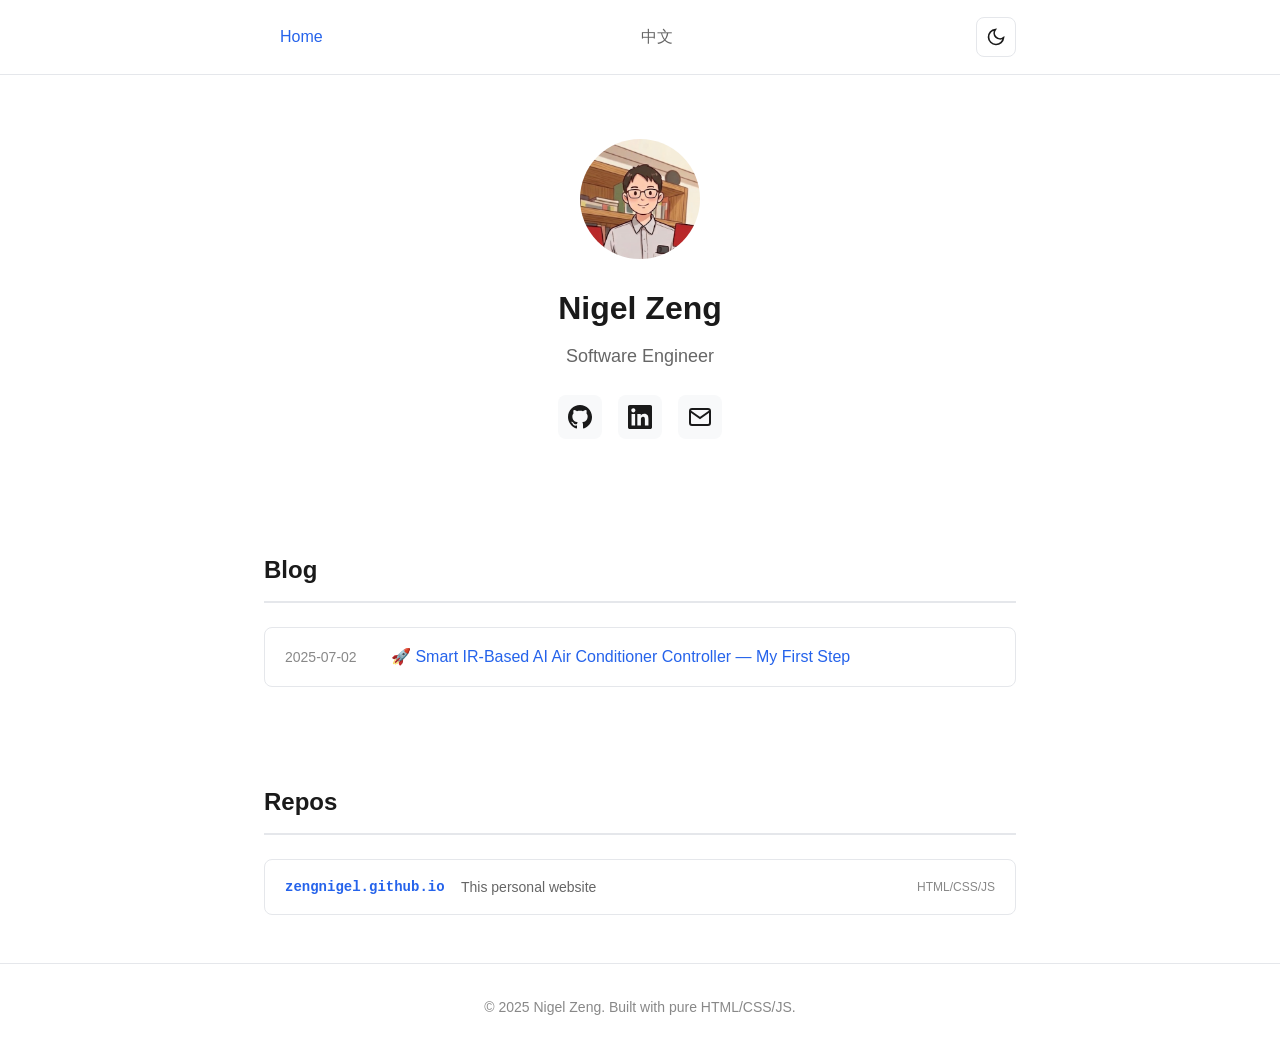
<file: index.html>
<!DOCTYPE html>
<html lang="en">
<head>
  <meta charset="UTF-8">
  <meta name="viewport" content="width=device-width, initial-scale=1.0">
  <title>Nigel Zeng — Personal Website</title>
  <meta name="description" content="Nigel Zeng's personal website - Projects, Notes, and GitHub Repos">
  
  <!-- Open Graph -->
  <meta property="og:title" content="Nigel Zeng">
  <meta property="og:description" content="Personal website with projects, notes, and GitHub repos">
  <meta property="og:type" content="website">
  
  <link rel="stylesheet" href="style.css">
  <link rel="icon" href="data:image/svg+xml,<svg xmlns=%22http://www.w3.org/2000/svg%22 viewBox=%220 0 100 100%22><rect fill=%22%232563eb%22 width=%22100%22 height=%22100%22 rx=%2215%22/><text x=%2250%22 y=%2270%22 font-size=%2260%22 text-anchor=%22middle%22 fill=%22white%22 font-family=%22sans-serif%22 font-weight=%22bold%22>N</text></svg>">
</head>
<body>
  <header class="header">
    <div class="container">
      <nav class="nav">
        <a href="index.html" class="nav-link active">Home</a>
        <a href="index-zh.html" class="nav-link">中文</a>
        <button id="theme-toggle" class="theme-toggle" aria-label="Toggle dark mode">
          <svg class="icon-sun" width="20" height="20" viewBox="0 0 24 24" fill="none" stroke="currentColor" stroke-width="2">
            <circle cx="12" cy="12" r="5"></circle>
            <path d="M12 1v2M12 21v2M4.22 4.22l1.42 1.42M18.36 18.36l1.42 1.42M1 12h2M21 12h2M4.22 19.78l1.42-1.42M18.36 5.64l1.42-1.42"></path>
          </svg>
          <svg class="icon-moon" width="20" height="20" viewBox="0 0 24 24" fill="none" stroke="currentColor" stroke-width="2">
            <path d="M21 12.79A9 9 0 1 1 11.21 3 7 7 0 0 0 21 12.79z"></path>
          </svg>
        </button>
      </nav>
    </div>
  </header>

  <main class="main">
    <section class="hero fade-in">
      <div class="container">
        <div class="avatar">
          <img src="assets/avatar.jpg" alt="Nigel Zeng">
        </div>
        <h1 class="hero-title">Nigel Zeng</h1>
        <p class="hero-subtitle">Software Engineer</p>
        <div class="social-links">
          <a href="https://github.com/zengnigel" target="_blank" rel="noopener">
            <svg width="24" height="24" viewBox="0 0 24 24" fill="currentColor"><path d="M12 0c-6.626 0-12 5.373-12 12 0 5.302 3.438 9.8 8.207 11.387.599.111.793-.261.793-.577v-2.234c-3.338.726-4.033-1.416-4.033-1.416-.546-1.387-1.333-1.756-1.333-1.756-1.089-.745.083-.729.083-.729 1.205.084 1.839 1.237 1.839 1.237 1.07 1.834 2.807 1.304 3.492.997.107-.775.418-1.305.762-1.604-2.665-.305-5.467-1.334-5.467-5.931 0-1.311.469-2.381 1.236-3.221-.124-.303-.535-1.524.117-3.176 0 0 1.008-.322 3.301 1.23.957-.266 1.983-.399 3.003-.404 1.02.005 2.047.138 3.006.404 2.291-1.552 3.297-1.23 3.297-1.23.653 1.653.242 2.874.118 3.176.77.84 1.235 1.911 1.235 3.221 0 4.609-2.807 5.624-5.478 5.921.43.372.823 1.102.823 2.222v3.293c0 .319.192.694.801.576 4.765-1.589 8.199-6.086 8.199-11.386 0-6.627-5.373-12-12-12z"/></svg>
          </a>
          <a href="https://linkedin.com/in/zengnigel" target="_blank" rel="noopener">
            <svg width="24" height="24" viewBox="0 0 24 24" fill="currentColor"><path d="M20.447 20.452h-3.554v-5.569c0-1.328-.027-3.037-1.852-3.037-1.853 0-2.136 1.445-2.136 2.939v5.667H9.351V9h3.414v1.561h.046c.477-.9 1.637-1.85 3.37-1.85 3.601 0 4.267 2.37 4.267 5.455v6.286zM5.337 7.433c-1.144 0-2.063-.926-2.063-2.065 0-1.138.92-2.063 2.063-2.063 1.14 0 2.064.925 2.064 2.063 0 1.139-.925 2.065-2.064 2.065zm1.782 13.019H3.555V9h3.564v11.452zM22.225 0H1.771C.792 0 0 .774 0 1.771v20.451C0 23.227.792 24 1.771 24h20.451C23.227 24 24 23.227 24 22.228V1.771C24 .774 23.227 0 22.225 0h.001z"/></svg>
          </a>
          <a href="mailto:your@email.com" target="_blank">
            <svg width="24" height="24" viewBox="0 0 24 24" fill="none" stroke="currentColor" stroke-width="2"><path d="M4 4h16c1.1 0 2 .9 2 2v12c0 1.1-.9 2-2 2H4c-1.1 0-2-.9-2-2V6c0-1.1.9-2 2-2z"></path><polyline points="22,6 12,13 2,6"></polyline></svg>
          </a>
        </div>
      </div>
    </section>

    <section class="section fade-in">
      <div class="container">
        <h2 class="section-title">Blog</h2>
        <div class="notes-list" id="blog-list">
          <p style="color: var(--text-secondary);">Loading...</p>
        </div>
      </div>
    </section>

    <section class="section fade-in">
      <div class="container">
        <h2 class="section-title">Repos</h2>
        <div class="repos-list">
          <a href="https://github.com/zengnigel/zengnigel.github.io" class="repo-item" target="_blank">
            <span class="repo-name">zengnigel.github.io</span>
            <span class="repo-desc">This personal website</span>
            <span class="repo-lang">HTML/CSS/JS</span>
          </a>
        </div>
      </div>
    </section>
  </main>

  <footer class="footer">
    <div class="container">
      <p>© 2025 Nigel Zeng. Built with pure HTML/CSS/JS.</p>
    </div>
  </footer>

  <script src="script.js"></script>
</body>
</html>
</file>
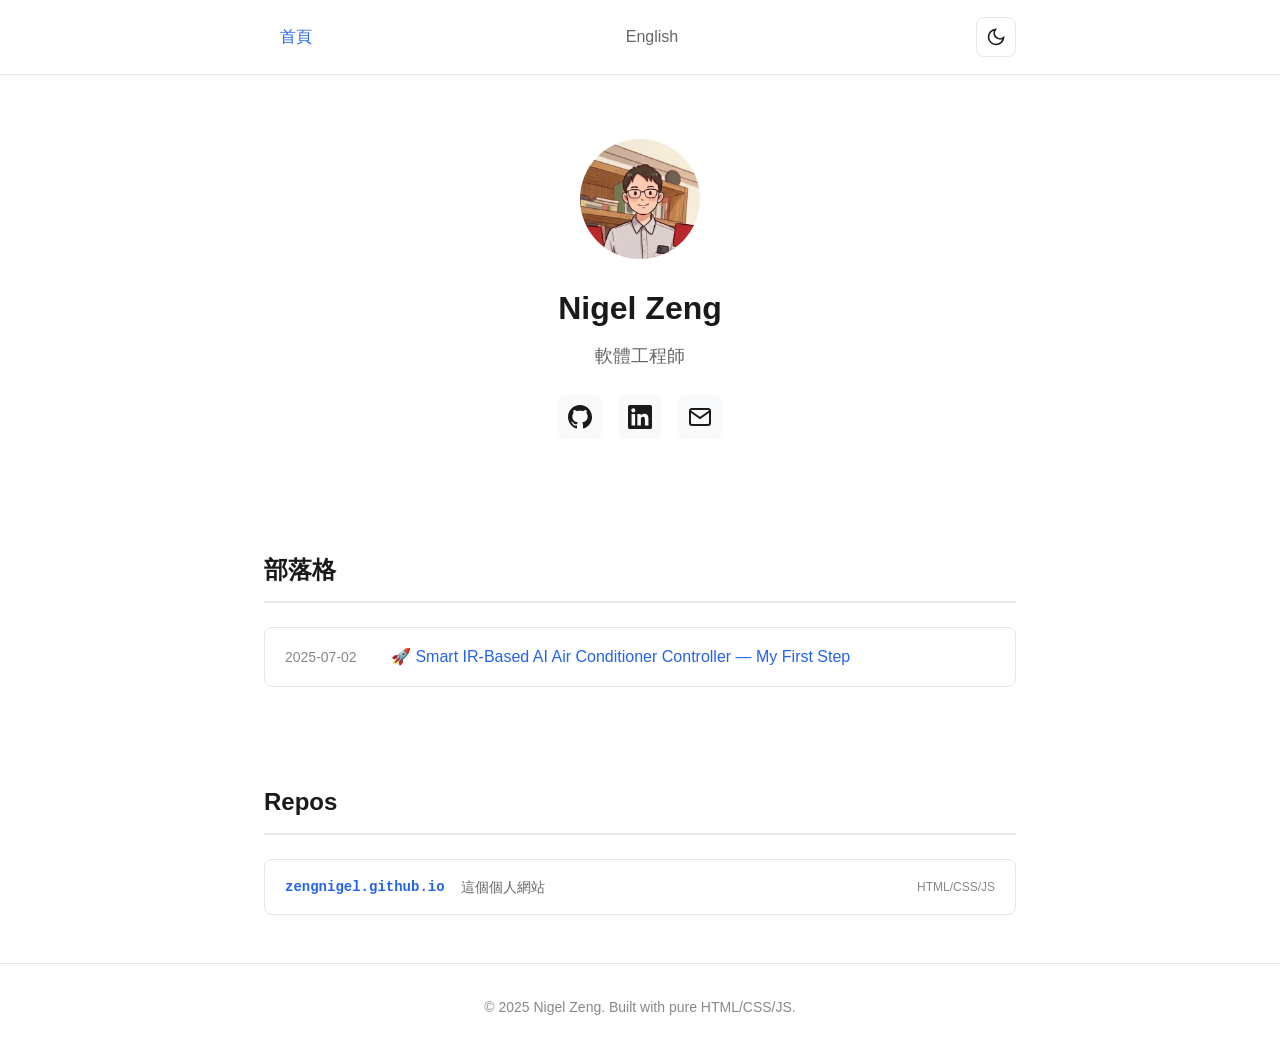
<file: index-zh.html>
<!DOCTYPE html>
<html lang="zh">
<head>
  <meta charset="UTF-8">
  <meta name="viewport" content="width=device-width, initial-scale=1.0">
  <title>Nigel Zeng — 個人網站</title>
  <meta name="description" content="Nigel Zeng 個人網站 - 專案、札記、GitHub Repos">
  
  <!-- Open Graph -->
  <meta property="og:title" content="Nigel Zeng">
  <meta property="og:description" content="個人網站，包含專案、札記和 GitHub repos">
  <meta property="og:type" content="website">
  
  <link rel="stylesheet" href="style.css">
  <link rel="icon" href="data:image/svg+xml,<svg xmlns=%22http://www.w3.org/2000/svg%22 viewBox=%220 0 100 100%22><rect fill=%22%232563eb%22 width=%22100%22 height=%22100%22 rx=%2215%22/><text x=%2250%22 y=%2270%22 font-size=%2260%22 text-anchor=%22middle%22 fill=%22white%22 font-family=%22sans-serif%22 font-weight=%22bold%22>N</text></svg>">
</head>
<body>
  <header class="header">
    <div class="container">
      <nav class="nav">
        <a href="index-zh.html" class="nav-link active">首頁</a>
        <a href="index.html" class="nav-link">English</a>
        <button id="theme-toggle" class="theme-toggle" aria-label="切換深色模式">
          <svg class="icon-sun" width="20" height="20" viewBox="0 0 24 24" fill="none" stroke="currentColor" stroke-width="2">
            <circle cx="12" cy="12" r="5"></circle>
            <path d="M12 1v2M12 21v2M4.22 4.22l1.42 1.42M18.36 18.36l1.42 1.42M1 12h2M21 12h2M4.22 19.78l1.42-1.42M18.36 5.64l1.42-1.42"></path>
          </svg>
          <svg class="icon-moon" width="20" height="20" viewBox="0 0 24 24" fill="none" stroke="currentColor" stroke-width="2">
            <path d="M21 12.79A9 9 0 1 1 11.21 3 7 7 0 0 0 21 12.79z"></path>
          </svg>
        </button>
      </nav>
    </div>
  </header>

  <main class="main">
    <section class="hero fade-in">
      <div class="container">
        <div class="avatar">
          <img src="assets/avatar.jpg" alt="Nigel Zeng">
        </div>
        <h1 class="hero-title">Nigel Zeng</h1>
        <p class="hero-subtitle">軟體工程師</p>
        <div class="social-links">
          <a href="https://github.com/zengnigel" target="_blank" rel="noopener">
            <svg width="24" height="24" viewBox="0 0 24 24" fill="currentColor"><path d="M12 0c-6.626 0-12 5.373-12 12 0 5.302 3.438 9.8 8.207 11.387.599.111.793-.261.793-.577v-2.234c-3.338.726-4.033-1.416-4.033-1.416-.546-1.387-1.333-1.756-1.333-1.756-1.089-.745.083-.729.083-.729 1.205.084 1.839 1.237 1.839 1.237 1.07 1.834 2.807 1.304 3.492.997.107-.775.418-1.305.762-1.604-2.665-.305-5.467-1.334-5.467-5.931 0-1.311.469-2.381 1.236-3.221-.124-.303-.535-1.524.117-3.176 0 0 1.008-.322 3.301 1.23.957-.266 1.983-.399 3.003-.404 1.02.005 2.047.138 3.006.404 2.291-1.552 3.297-1.23 3.297-1.23.653 1.653.242 2.874.118 3.176.77.84 1.235 1.911 1.235 3.221 0 4.609-2.807 5.624-5.478 5.921.43.372.823 1.102.823 2.222v3.293c0 .319.192.694.801.576 4.765-1.589 8.199-6.086 8.199-11.386 0-6.627-5.373-12-12-12z"/></svg>
          </a>
          <a href="https://linkedin.com/in/zengnigel" target="_blank" rel="noopener">
            <svg width="24" height="24" viewBox="0 0 24 24" fill="currentColor"><path d="M20.447 20.452h-3.554v-5.569c0-1.328-.027-3.037-1.852-3.037-1.853 0-2.136 1.445-2.136 2.939v5.667H9.351V9h3.414v1.561h.046c.477-.9 1.637-1.85 3.37-1.85 3.601 0 4.267 2.37 4.267 5.455v6.286zM5.337 7.433c-1.144 0-2.063-.926-2.063-2.065 0-1.138.92-2.063 2.063-2.063 1.14 0 2.064.925 2.064 2.063 0 1.139-.925 2.065-2.064 2.065zm1.782 13.019H3.555V9h3.564v11.452zM22.225 0H1.771C.792 0 0 .774 0 1.771v20.451C0 23.227.792 24 1.771 24h20.451C23.227 24 24 23.227 24 22.228V1.771C24 .774 23.227 0 22.225 0h.001z"/></svg>
          </a>
          <a href="mailto:your@email.com" target="_blank">
            <svg width="24" height="24" viewBox="0 0 24 24" fill="none" stroke="currentColor" stroke-width="2"><path d="M4 4h16c1.1 0 2 .9 2 2v12c0 1.1-.9 2-2 2H4c-1.1 0-2-.9-2-2V6c0-1.1.9-2 2-2z"></path><polyline points="22,6 12,13 2,6"></polyline></svg>
          </a>
        </div>
      </div>
    </section>

    <section class="section fade-in">
      <div class="container">
        <h2 class="section-title">部落格</h2>
        <div class="notes-list" id="blog-list">
          <p style="color: var(--text-secondary);">載入中...</p>
        </div>
      </div>
    </section>

    <section class="section fade-in">
      <div class="container">
        <h2 class="section-title">Repos</h2>
        <div class="repos-list">
          <a href="https://github.com/zengnigel/zengnigel.github.io" class="repo-item" target="_blank">
            <span class="repo-name">zengnigel.github.io</span>
            <span class="repo-desc">這個個人網站</span>
            <span class="repo-lang">HTML/CSS/JS</span>
          </a>
        </div>
      </div>
    </section>
  </main>

  <footer class="footer">
    <div class="container">
      <p>© 2025 Nigel Zeng. Built with pure HTML/CSS/JS.</p>
    </div>
  </footer>

  <script src="script.js"></script>
</body>
</html>
</file>
<file: style.css>
:root {
  --bg-primary: #ffffff;
  --bg-secondary: #f8f9fa;
  --bg-card: #ffffff;
  --text-primary: #1a1a1a;
  --text-secondary: #666666;
  --text-muted: #888888;
  --accent: #2563eb;
  --accent-hover: #1d4ed8;
  --border: #e5e7eb;
  --tag-bg: #f3f4f6;
  --shadow: rgba(0, 0, 0, 0.1);
  
  --icon-display: block;
  --icon-sun-display: none;
  --icon-moon-display: block;
  
  --transition-speed: 0.3s;
}

[data-theme="dark"] {
  --bg-primary: #0f0f0f;
  --bg-secondary: #1a1a1a;
  --bg-card: #1a1a1a;
  --text-primary: #f5f5f5;
  --text-secondary: #a3a3a3;
  --text-muted: #737373;
  --accent: #60a5fa;
  --accent-hover: #93c5fd;
  --border: #2a2a2a;
  --tag-bg: #262626;
  --shadow: rgba(0, 0, 0, 0.3);
  
  --icon-display: none;
  --icon-sun-display: block;
  --icon-moon-display: none;
}

* {
  margin: 0;
  padding: 0;
  box-sizing: border-box;
}

body {
  font-family: -apple-system, BlinkMacSystemFont, 'Segoe UI', Roboto, 'Helvetica Neue', Arial, sans-serif;
  background-color: var(--bg-primary);
  color: var(--text-primary);
  line-height: 1.6;
  transition: background-color var(--transition-speed), color var(--transition-speed);
}

a {
  color: var(--accent);
  text-decoration: none;
}

a:hover {
  color: var(--accent-hover);
}

.container {
  max-width: 800px;
  margin: 0 auto;
  padding: 0 1.5rem;
}

/* Header */
.header {
  position: sticky;
  top: 0;
  background-color: var(--bg-primary);
  border-bottom: 1px solid var(--border);
  z-index: 100;
  transition: background-color var(--transition-speed);
}

.nav {
  display: flex;
  align-items: center;
  justify-content: space-between;
  padding: 1rem 0;
}

.nav-links {
  display: flex;
  gap: 1rem;
}

.nav-link {
  color: var(--text-secondary);
  font-weight: 500;
  padding: 0.5rem 1rem;
  border-radius: 6px;
  transition: all var(--transition-speed);
}

.nav-link:hover {
  color: var(--text-primary);
  background-color: var(--bg-secondary);
}

.nav-link.active {
  color: var(--accent);
}

/* Theme Toggle */
.theme-toggle {
  display: flex;
  align-items: center;
  justify-content: center;
  width: 40px;
  height: 40px;
  background: transparent;
  border: 1px solid var(--border);
  border-radius: 8px;
  cursor: pointer;
  color: var(--text-primary);
  transition: all var(--transition-speed);
}

.theme-toggle:hover {
  background-color: var(--bg-secondary);
}

.theme-toggle .icon-sun {
  display: var(--icon-sun-display);
}

.theme-toggle .icon-moon {
  display: var(--icon-moon-display);
}

/* Hero */
.hero {
  padding: 4rem 0;
  text-align: center;
}

.avatar {
  width: 120px;
  height: 120px;
  margin: 0 auto 1.5rem;
  border-radius: 50%;
  overflow: hidden;
  background-color: var(--bg-secondary);
}

.avatar img {
  width: 100%;
  height: 100%;
  object-fit: cover;
}

.hero-title {
  font-size: 2rem;
  font-weight: 700;
  margin-bottom: 0.5rem;
}

.hero-subtitle {
  font-size: 1.125rem;
  color: var(--text-secondary);
  margin-bottom: 1.5rem;
}

.social-links {
  display: flex;
  justify-content: center;
  gap: 1rem;
}

.social-links a {
  display: flex;
  align-items: center;
  justify-content: center;
  width: 44px;
  height: 44px;
  border-radius: 8px;
  background-color: var(--bg-secondary);
  color: var(--text-primary);
  transition: all var(--transition-speed);
}

.social-links a:hover {
  background-color: var(--tag-bg);
  transform: translateY(-2px);
}

/* Sections */
.section {
  padding: 3rem 0;
}

.section-title {
  font-size: 1.5rem;
  font-weight: 600;
  margin-bottom: 1.5rem;
  padding-bottom: 0.75rem;
  border-bottom: 2px solid var(--border);
}

/* Projects Grid */
.projects-grid {
  display: grid;
  gap: 1.5rem;
}

.project-card {
  padding: 1.5rem;
  background-color: var(--bg-card);
  border: 1px solid var(--border);
  border-radius: 12px;
  transition: all var(--transition-speed);
}

.project-card:hover {
  transform: translateY(-4px);
  box-shadow: 0 8px 24px var(--shadow);
}

.project-title {
  font-size: 1.25rem;
  font-weight: 600;
  margin-bottom: 0.5rem;
}

.project-desc {
  color: var(--text-secondary);
  margin-bottom: 1rem;
}

.project-tags {
  display: flex;
  flex-wrap: wrap;
  gap: 0.5rem;
  margin-bottom: 1rem;
}

.tag {
  display: inline-block;
  padding: 0.25rem 0.75rem;
  background-color: var(--tag-bg);
  border-radius: 999px;
  font-size: 0.75rem;
  font-weight: 500;
  color: var(--text-secondary);
}

.project-link {
  font-weight: 500;
  font-size: 0.875rem;
}

/* Notes List */
.notes-list {
  display: flex;
  flex-direction: column;
  gap: 0.75rem;
}

.note-item {
  display: flex;
  align-items: center;
  gap: 1rem;
  padding: 1rem 1.25rem;
  background-color: var(--bg-card);
  border: 1px solid var(--border);
  border-radius: 8px;
  transition: all var(--transition-speed);
}

.note-item:hover {
  background-color: var(--bg-secondary);
  transform: translateX(4px);
}

.note-date {
  font-size: 0.875rem;
  color: var(--text-muted);
  min-width: 90px;
}

.note-title {
  font-weight: 500;
  flex: 1;
}

/* Repos List */
.repos-list {
  display: flex;
  flex-direction: column;
  gap: 0.75rem;
}

.repo-item {
  display: flex;
  align-items: center;
  gap: 1rem;
  padding: 1rem 1.25rem;
  background-color: var(--bg-card);
  border: 1px solid var(--border);
  border-radius: 8px;
  transition: all var(--transition-speed);
}

.repo-item:hover {
  background-color: var(--bg-secondary);
  transform: translateX(4px);
}

.repo-name {
  font-family: 'SF Mono', Monaco, 'Courier New', monospace;
  font-size: 0.875rem;
  font-weight: 600;
  min-width: 160px;
}

.repo-desc {
  flex: 1;
  color: var(--text-secondary);
  font-size: 0.875rem;
}

.repo-lang {
  font-size: 0.75rem;
  color: var(--text-muted);
}

/* Footer */
.footer {
  padding: 2rem 0;
  text-align: center;
  color: var(--text-muted);
  font-size: 0.875rem;
  border-top: 1px solid var(--border);
}

/* Scroll Animation */
.fade-in {
  opacity: 0;
  transform: translateY(20px);
  transition: opacity 0.6s ease-out, transform 0.6s ease-out;
}

.fade-in.visible {
  opacity: 1;
  transform: translateY(0);
}

/* Responsive */
@media (max-width: 640px) {
  .hero-title {
    font-size: 1.75rem;
  }
  
  .project-card {
    padding: 1.25rem;
  }
  
  .note-item,
  .repo-item {
    flex-direction: column;
    align-items: flex-start;
    gap: 0.5rem;
  }
  
  .note-date,
  .repo-name {
    min-width: auto;
  }
}
</file>
